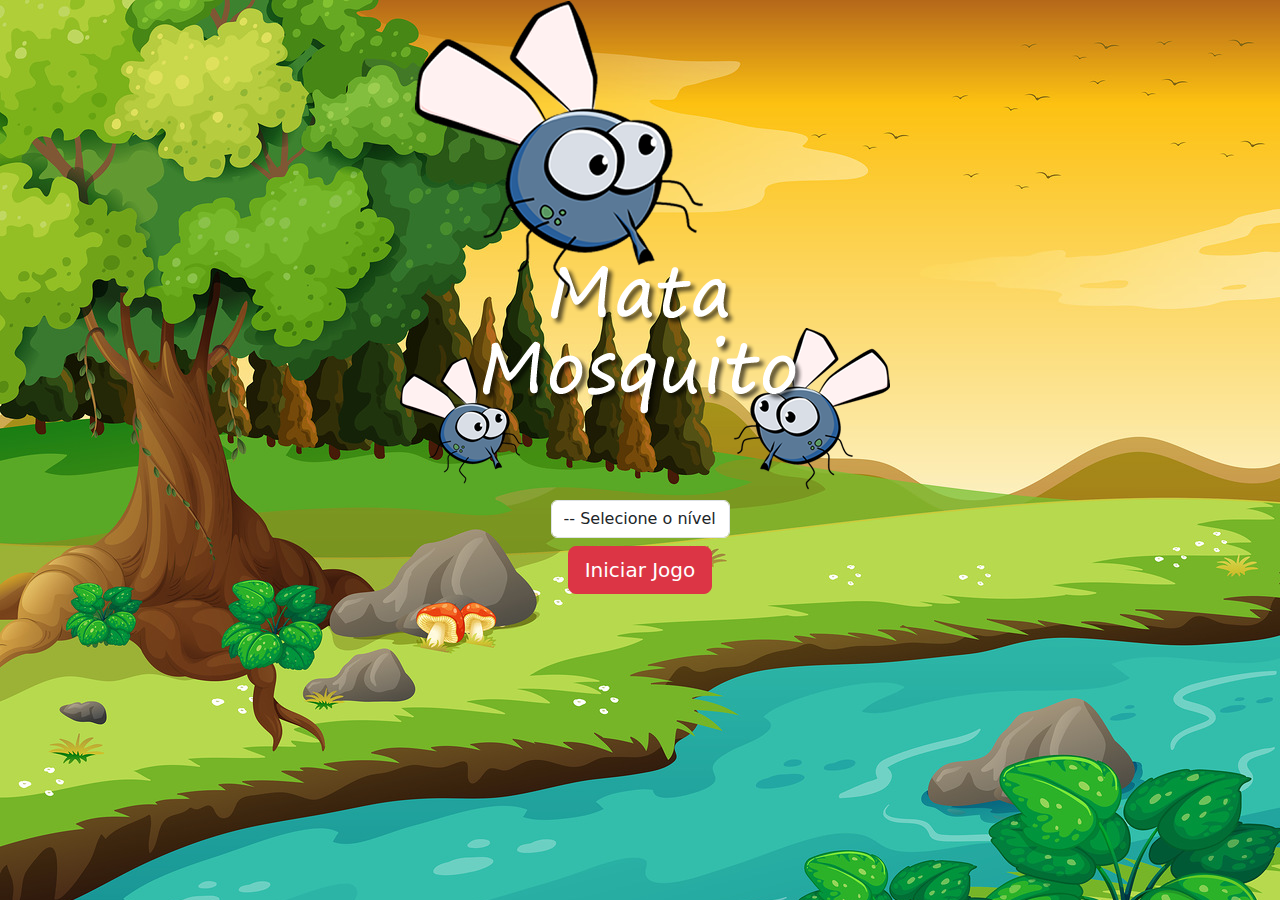
<file: index.html>
<!DOCTYPE html>
<html lang="en">
<head>
    <meta charset="UTF-8">
    <meta name="viewport" content="width=device-width, initial-scale=1.0">
    <link href="https://cdn.jsdelivr.net/npm/bootstrap@5.3.3/dist/css/bootstrap.min.css" rel="stylesheet" integrity="sha384-QWTKZyjpPEjISv5WaRU9OFeRpok6YctnYmDr5pNlyT2bRjXh0JMhjY6hW+ALEwIH" crossorigin="anonymous">
    <link rel="stylesheet" href="style.css">
    <script>
        function iniciarJogo() {
            var nivel = document.getElementById('nivel').value
            
            if(nivel ===''){
                alert('Selecione um nível para iniciar o jogo')
                return false
            }
            window.location.href = 'app.html?' + nivel
        }
    </script>
    <title>Mata Mosquito</title>
</head>
<body>

    
    <div class="container">
        <div class="row">
            <div class="col">
                <div class="d-flex justify-content-center">
                    <img src="imagens/game.png" alt="">
                </div>
            </div>
        </div>

        <div class="row">
            <div class="col">
                <div class="d-flex justify-content-center">
                    <div class="mb-2">
                        <select class="form-control" id="nivel">
                            <option value="">-- Selecione o nível</option>
                            <option value="normal">Normal</option>
                            <option value="dificil">Difícil</option>
                            <option value="chucknorris">Chuck Norris</option>
                        </select>
                    </div>    
                </div>
            </div>    
        </div>

        <div class="row">
            <Div class="col">
                <div class="d-flex justify-content-center">
                    <button type="button" class="btn btn-danger btn-lg" onclick= 'iniciarJogo()'>Iniciar Jogo</button>
                </div>
            </Div>
        </div>
    </div>

    
</body>
</html>
</file>
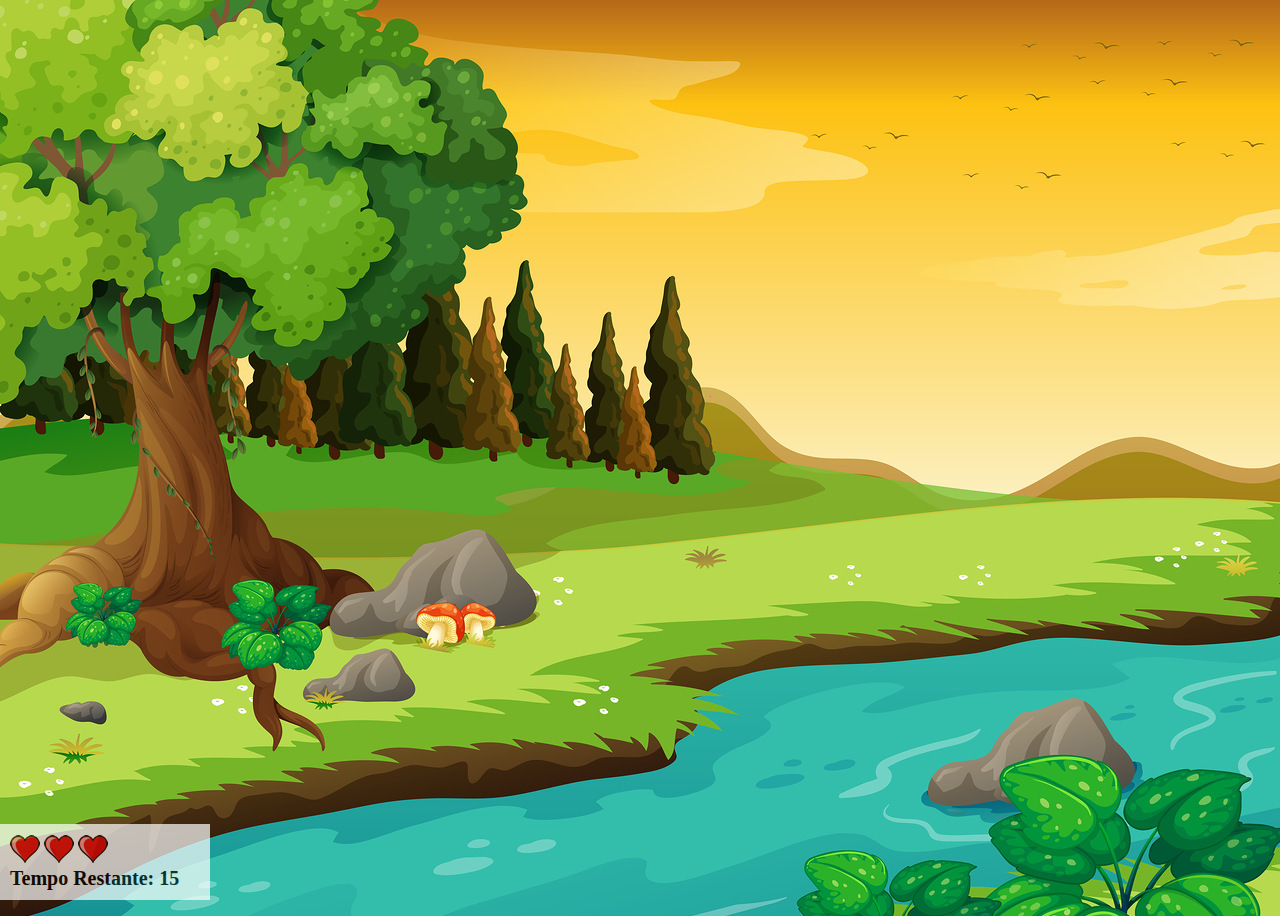
<file: app.html>
<!DOCTYPE html>
<html lang="en">
<head>
    <meta charset="UTF-8">
    <meta name="viewport" content="width=device-width, initial-scale=1.0">
    <script src="jogo.js"></script>
    <link rel="stylesheet" href="style.css">
    <title>Document</title>
</head>
<body onresize="tamanhoTela()">
    
    <div class="painel">
        <div class="vida">
            <img id="v1" src="imagens/coracao_cheio.png" alt="">
            <img id="v2" src="imagens/coracao_cheio.png" alt="">
            <img id="v3" src="imagens/coracao_cheio.png" alt="">
        </div>
    <div class="cronometro">Tempo Restante: <span id="cronometro"></span></div>
    </div>

    <script>

        document.getElementById('cronometro').innerHTML = tempo

        var criaMosca = setInterval(function(){random()}, criaMoscaTempo)
        
    </script>
</body>
</html>
</file>
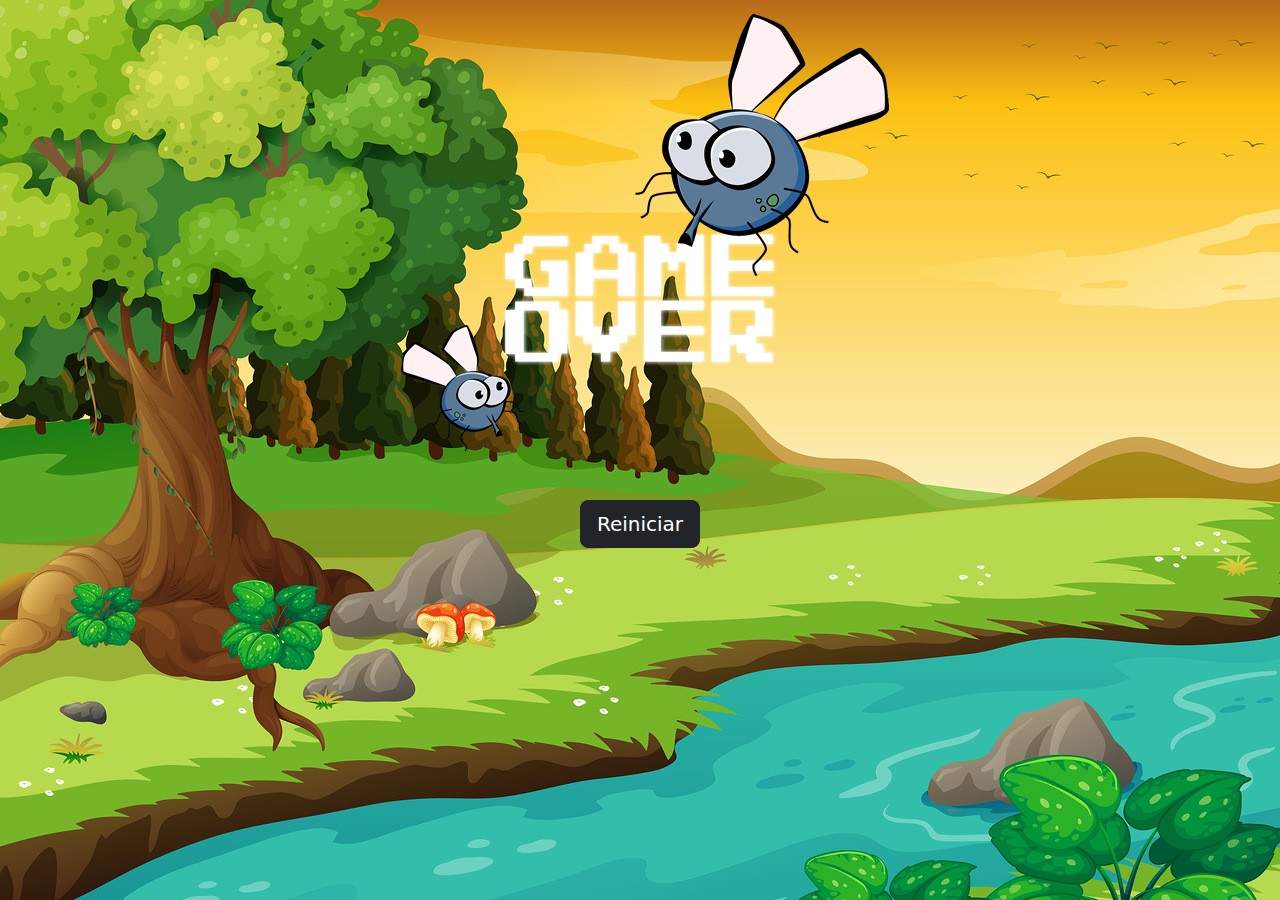
<file: fim_de_jogo.html>
<!DOCTYPE html>
<html lang="en">
<head>
    <meta charset="UTF-8">
    <meta name="viewport" content="width=device-width, initial-scale=1.0">
    <link href="https://cdn.jsdelivr.net/npm/bootstrap@5.3.3/dist/css/bootstrap.min.css" rel="stylesheet" integrity="sha384-QWTKZyjpPEjISv5WaRU9OFeRpok6YctnYmDr5pNlyT2bRjXh0JMhjY6hW+ALEwIH" crossorigin="anonymous">
    <link rel="stylesheet" href="style.css">
    <title>Document</title>
</head>
<body>

    
    <div class="container">
        <div class="row">
            <Div class="col">
                <div class="d-flex justify-content-center">
                    <img src="imagens/game_over.png" alt="">
                </div>
            </Div>
        </div>

        <div class="row">
            <Div class="col">
                <div class="d-flex justify-content-center">
                    <button type="button" class="btn btn-dark btn-lg" onclick="window.location.href = 'index.html' ">Reiniciar</button>
                </div>
            </Div>
        </div>
    </div>

    
</body>
</html>
</file>
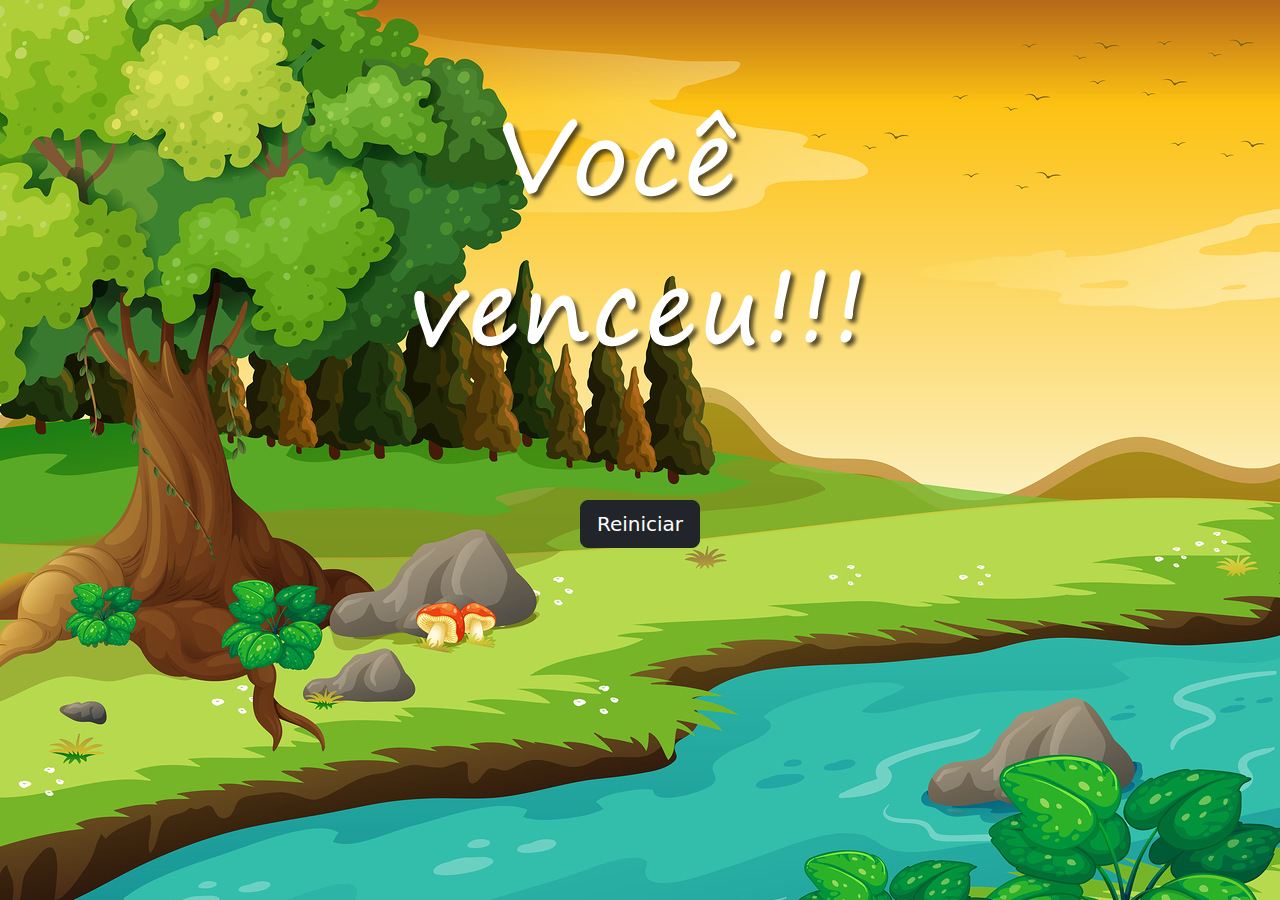
<file: vitoria.html>
<!DOCTYPE html>
<html lang="en">
<head>
    <meta charset="UTF-8">
    <meta name="viewport" content="width=device-width, initial-scale=1.0">
    <link href="https://cdn.jsdelivr.net/npm/bootstrap@5.3.3/dist/css/bootstrap.min.css" rel="stylesheet" integrity="sha384-QWTKZyjpPEjISv5WaRU9OFeRpok6YctnYmDr5pNlyT2bRjXh0JMhjY6hW+ALEwIH" crossorigin="anonymous">
    <link rel="stylesheet" href="style.css">
    <title>Document</title>
</head>
<body>

    
    <div class="container">
        <div class="row">
            <Div class="col">
                <div class="d-flex justify-content-center">
                    <img src="imagens/vitoria.png" alt="">
                </div>
            </Div>
        </div>

        <div class="row">
            <Div class="col">
                <div class="d-flex justify-content-center">
                    <button type="button" class="btn btn-dark btn-lg" onclick="window.location.href = 'index.html' ">Reiniciar</button>
                </div>
            </Div>
        </div>
    </div>

    
</body>
</html>
</file>
<file: style.css>
html {
    cursor: url(imagens/mata_mosca.png) 30 30, auto;
}

body {
    background-image: url(imagens/bg.jpg);
    background-repeat: no-repeat;
    background-size: cover;
    width: 100vw;
    height: 100vh;

}
.mosquito1 {
    width: 50px;
    height: 50px;
}

.mosquito2 {
    width: 70px;
    height: 70px;
}

.mosquito3 {
    width: 90px;
    height: 90px;
}

.ladoA {
    transform: scaleX(1);
}

.ladoB {
    transform: scaleX(-1);
}

.painel {
    position: absolute;
    width: 190px;
    left: 0px;
    padding: 10px;
    bottom: 0px;
    border-top: solid 1px #fff;
    background-color: #fff;
    opacity: 0.7;
}

.vida {
    float: left;
}

.cronometro {
    float: left;
    font-size: 20px;
    font-weight: bold;
}
</file>
